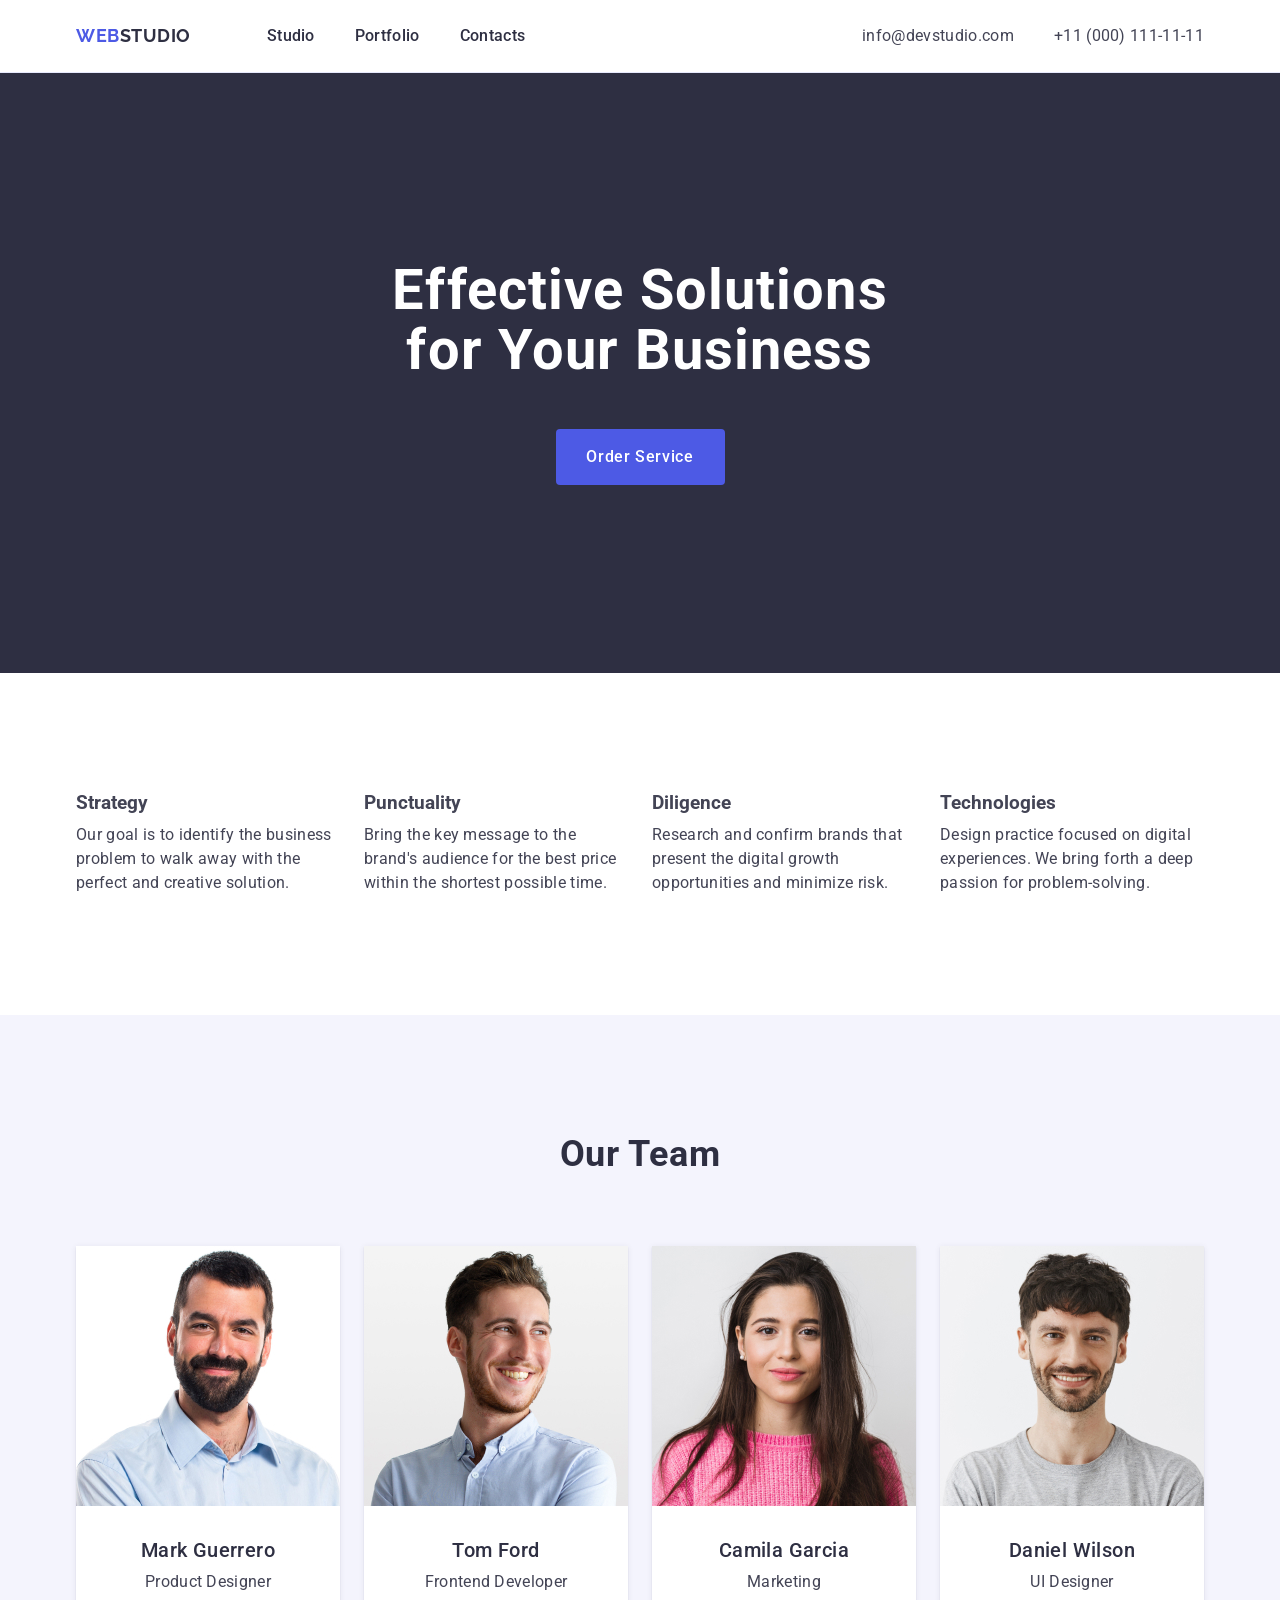
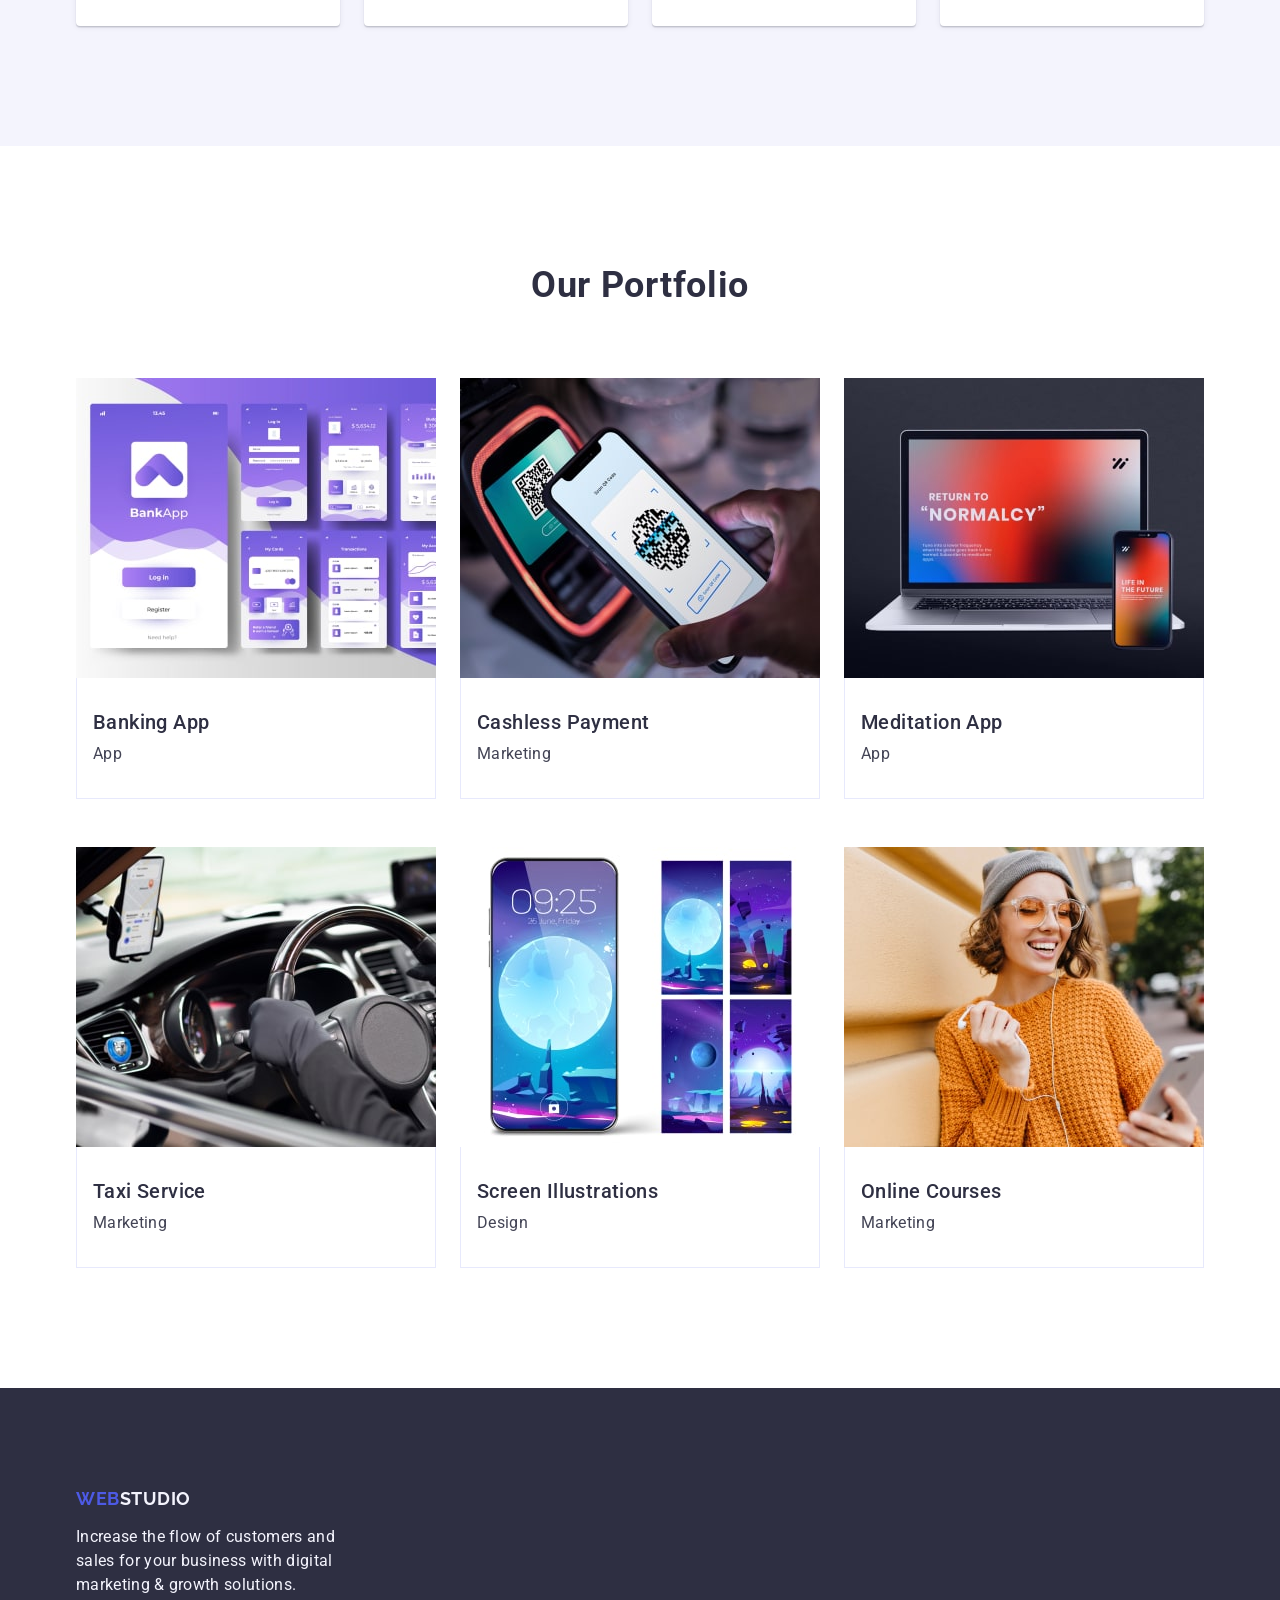
<file: index.html>
<!DOCTYPE html>
<html lang="en">
  <head>
    <meta charset="UTF-8" />
    <meta name="viewport" content="width=device-width, initial-scale=1.0" />
    <title>Document</title>
    <link rel="preconnect" href="https://fonts.googleapis.com" />
    <link rel="preconnect" href="https://fonts.gstatic.com" crossorigin />
    <link
      href="https://fonts.googleapis.com/css2?family=Raleway:wght@700&family=Roboto:wght@400;500;700&display=swap"
      rel="stylesheet"
    />
    <link
      rel="stylesheet"
      href="https://cdn.jsdelivr.net/npm/modern-normalize@2.0.0/modern-normalize.min.css"
    />
    <link rel="stylesheet" href="./css/styles.css" />
  </head>
  <body>
    <header class="header">
      <div class="container header-container">

  <!-- Header -->
        <nav class="nav">
          <a class="logo-web header-logo" href="./index.html"
            >Web<span class="logo-studio">Studio</span></a
          >

          <ul class="menu-list">
            <li class="menu-item">
              <a class="menu-link" href="./index.html">Studio</a>
            </li>
            <li class="menu-item">
              <a class="menu-link" href="">Portfolio</a>
            </li>
            <li class="menu-item">
              <a class="menu-link" href="">Contacts</a>
            </li>
          </ul>
        </nav>
        <address class="address">
          <ul class="contacts-list">
            <li class="contacts-item">
              <a class="contacts-info" href="mailto:info@devstudio.com"
                >info@devstudio.com</a
              >
            </li>
            <li class="contacts-item">
              <a class="contacts-info" href="tel:+110001111111"
                >+11 (000) 111-11-11</a
              >
            </li>
          </ul>
        </address>
      </div>
    </header>

<!-- HERO -->

    <main class="main">
    
      <section class="hero">
        <div class="container">
          <h1 class="hero-title">Effective Solutions for Your Business</h1>
          <button class="button" type="button">Order Service</button>
        </div>
      </section>
    
<!-- Section-one -->

      <section class="section-one">
        <div class="container section-one-container">
          <h2 class="visually-hidden">Team's values</h2>
          <ul class="section-one-list">
            <li class="section-one-item">
              <h3 class="section-one-text">Strategy</h3>
              <p class="section-text">
                Our goal is to identify the business problem to walk away with
                the perfect and creative solution.
              </p>
            </li>
            <li class="section-one-item">
              <h3 class="section-one-text">Punctuality</h3>
              <p class="section-text">
                Bring the key message to the brand's audience for the best price
                within the shortest possible time.
              </p>
            </li>
            <li class="section-one-item">
              <h3 class="section-one-text">Diligence</h3>
              <p class="section-text">
                Research and confirm brands that present the digital growth
                opportunities and minimize risk.
              </p>
            </li>
            <li class="section-one-item">
              <h3 class="section-one-text">Technologies</h3>
              <p class="section-text">
                Design practice focused on digital experiences. We bring forth a
                deep passion for problem-solving.
              </p>
            </li>
          </ul>
        </div>
      </section>

      <!-- Section-two -->

      <section class="section-two">
        <div class="container">
          <h2 class="section-two-team">Our Team</h2>
          <ul class="section-two-list">
            <li class="section-two-item">
              <img
                src="./images/mark.jpg"
                alt="Product Designer Photo"
                width="264"
                height="260"
              />
              <div class="section-two-container">
                <h3 class="section-two-text">Mark Guerrero</h3>
                <p class="section-two-photo">Product Designer</p>
              </div>
            </li>
            <li class="section-two-item">
              <img
                src="./images/tom.jpg"
                alt="Frontend Developer Photo"
                width="264"
                height="260"
              />
              <div class="section-two-container">
                <h3 class="section-two-text">Tom Ford</h3>
                <p class="section-two-photo">Frontend Developer</p>
              </div>
            </li>
            <li class="section-two-item">
              <img
                src="./images/camila.jpg"
                alt="Marketing Photo"
                width="264"
                height="260"
              />
              <div class="section-two-container">
                <h3 class="section-two-text">Camila Garcia</h3>
                <p class="section-two-photo">Marketing</p>
              </div>
            </li>
            <li class="section-two-item">
              <img
                src="./images/daniel.jpg"
                alt="UI Designer Photo"
                width="264"
                height="260"
              />
              <div class="section-two-container">
                <h3 class="section-two-text">Daniel Wilson</h3>
                <p class="section-two-photo">UI Designer</p>
              </div>
            </li>
          </ul>
        </div>
      </section>
    
      <!-- Section-three -->


      <section class="section-three">
        <div class="container">
          <h2 class="section-three-title">Our Portfolio</h2>
          <ul class="section-three-list">
            <li class="section-three-item">
              <img
                src="./images/bankingapp.jpg"
                alt="Banking App Photo"
                width="360"
                height="300"
              />
              <div class="section-three-container">
                <h3 class="section-three-text">Banking App</h3>
                <p class="section-three-photo">App</p>
              </div>
            </li>
            <li class="section-three-item">
              <img
                src="./images/cashlesspayment.jpg"
                alt="Cashless Payment Photo"
                width="360"
                height="300"
              />
              <div class="section-three-container">
                <h3 class="section-three-text">Cashless Payment</h3>
                <p class="section-three-photo">Marketing</p>
              </div>
            </li>
            <li class="section-three-item">
              <img
                src="./images/meditationapp.jpg"
                alt="Meditation App Photo"
                width="360"
                height="300"
              />
              <div class="section-three-container">
                <h3 class="section-three-text">Meditation App</h3>
                <p class="section-three-photo">App</p>
              </div>
            </li>
            <li class="section-three-item">
              <img
                src="./images/taxiservice.jpg"
                alt="Taxi Service Photo"
                width="360"
                height="300"
              />
              <div class="section-three-container">
                <h3 class="section-three-text">Taxi Service</h3>
                <p class="section-three-photo">Marketing</p>
              </div>
            </li>
            <li class="section-three-item">
              <img
                src="./images/screeniiiustrations.jpg"
                alt="Screen Illustration Photo"
                width="360"
                height="300"
              />
              <div class="section-three-container">
                <h3 class="section-three-text">Screen Illustrations</h3>
                <p class="section-three-photo">Design</p>
              </div>
            </li>
            <li class="section-three-item">
              <img
                src="./images/onlinecourses.jpg"
                alt="Online Courses Photo"
                width="360"
                height="300"
              />
              <div class="section-three-container">
                <h3 class="section-three-text">Online Courses</h3>
                <p class="section-three-photo">Marketing</p>
              </div>
            </li>
          </ul>
        </div>
      </section>
    </main>
 
    
<!-- Footer -->

    <footer class="footer">
      <div class="container">
        <a class="logo-web footer-logo" href="./index.html"
          >Web<span class="logo-studio">Studio</span></a
        >
        <p class="footer-text">
          Increase the flow of customers and sales for your business with
          digital marketing & growth solutions.
        </p>
      </div>
    </footer>
  </body>
</html>
</file>
<file: css/styles.css>
body {
  font-family: "Roboto", sans-serif;
  background: #fff;
  color: #434455;
}

ul {
  list-style-type: none;
}

a {
  text-decoration: none;
}

h1,
h2,
h3,
h4,
h5,
h6,
p {
  margin: 0;
}

ul,
ol {
  margin: 0;
  padding: 0;
}

.container {
  max-width: 1158px;
  padding: 0 15px;
  margin: 0 auto;
}

/* <!-- Header --> */


.header {
  border-bottom: 1px solid #e7e9fc;
}

.header-container {
  display: flex;
  align-items: center;
}

.nav {
  display: flex;
  align-items: center;
}

.menu-list {
  display: flex;
  gap: 40px;
  align-items: center;
}



.logo-web {
  font-family: "Raleway", sans-serif;
  font-weight: 700;
  font-size: 18px;
  line-height: 1.17;
  letter-spacing: 0.03em;
  text-transform: uppercase;
  color: #4d5ae5;
}

.header-logo {
  padding: 24px 0;
  margin-right: 76px;
}

.header-logo .logo-studio {
  color: #2e2f42;
}

.footer-logo .logo-studio {
  color: #f4f4fd;
}


.menu-link {
  display: block;
  padding: 24px 0;
  font-weight: 500;
  font-size: 16px;
  line-height: 1.5;
  letter-spacing: 0.02em;
  color: #2e2f42;
}

.menu-link:hover,
.menu-link:focus {
  color: #404bbf;
}

.address {
  font-style: normal;
  margin-left: auto;
}

.contacts-list {
  display: flex;
  align-items: center;
  gap: 40px;
}
.contacts-info {
  display: block;
  font-weight: 400;
  padding: 24px 0;
  font-size: 16px;
  line-height: 1.5;
  letter-spacing: 0.02em;
  color: #434455;
 
}

.contacts-info:hover,
.contacts-info:focus {
  color: #404bbf;
}

/* <!-- HERO --> */

.hero {
  background: #2e2f42;
  height: 600px;
  display: flex;
  align-items: center;
  padding: 188px 0 188px;
 
}

.hero-title {
  font-weight: 700;
  font-size: 56px;
  line-height: 1.07;
  letter-spacing: 0.02em;
  color: #fff;
  max-width: 496px;
  margin-left: auto;
  margin-right: auto;
  text-align: center;
}

.button {
  font-family: Roboto, sans-serif;
  font-weight: 500;
  line-height: 1.5;
  letter-spacing: 0.04em;
  color: #ffffff;
  cursor: pointer;
  background: #4d5ae5;
  border-radius: 4px;
  min-width: 169px;
  height: 56px;
  margin: 48px auto 0 auto;
  display: block;
  border: none;
}

.button:hover,
.button:focus {
background-color: #404bbf;
}

/* <!-- Section-one --> */

.visually-hidden {
  position: absolute;
  width: 1px;
  height: 1px;
  margin: -1px;
  border: 0;
  padding: 0;
  white-space: nowrap;
  clip-path: inset(100%);
  clip: rect(0 0 0 0);
  overflow: hidden;
}

.section-one {
  padding: 120px 0 120px;
}

.section-one-list {
  display: flex;
  gap: 24px;
  
}

.section-one-text {
  margin-bottom: 8px;
}

.section-text {
  font-weight: 400;
  font-size: 16px;
  line-height: 1.5;
  letter-spacing: 0.02em;
  background-color: #ffffff;
  color: #434455;
  padding-bottom: 0;
  padding-right: 0;
  margin-right: auto;
  margin-left: auto;
}

.section-one-item {

  width: calc((100% - 72px) / 4);
}

img {
  display: block;
}

/*  <!-- Section-two --> */

.section-two-list {
  display: flex;
  gap: 24px;
}

.section-two-container {
  text-align: center;
  padding-top: 32px;
  padding-bottom: 32px;

}

.section-two-text {
  font-weight: 500;
  font-size: 20px;
  line-height: 1.2;
  letter-spacing: 0.02em;
  text-transform: capitalize;
  color: #2e2f42;
  margin-bottom: 8px;
  
  
}

.section-two-photo {
  font-weight: 400;
  font-size: 16px;
  line-height: 1.5;
  letter-spacing: 0.02em;
  background-color: #ffffff;
  color: #434455;
}

.section-two {
  background-color: #f4f4fd;
  padding: 120px 0 120px;
}

.section-two-item {
  background-color: #ffffff;
  border-radius: 0 0 4px 4px;
  box-shadow: 0 2px 1px 0 rgba(46, 47, 66, 0.08),
    0 1px 1px 0 rgba(46, 47, 66, 0.16), 0 1px 6px 0 rgba(46, 47, 66, 0.08);
}

.section-two-team {
  font-weight: 700;
  font-size: 36px;
  line-height: 1.11;
  letter-spacing: 0.02em;
  text-align: center;
  text-transform: capitalize;
  color: #2e2f42;
  margin-bottom: 72px;
}

.section-two-item {
  width: calc((100% - 72px) / 4);
}

/*   <!-- Section-three --> */

.section-three {
  padding: 120px 0 120px 0;
}

.section-three-list {
  display: flex;
  flex-wrap: wrap;
  column-gap: 24px;
  row-gap: 48px;

}

.section-three-container {
  border-bottom: 1px solid #e7e9fc;
  border-left: 1px solid #e7e9fc;
  border-right: 1px solid #e7e9fc;
  padding: 32px 16px;
}
    
.section-three-title {
  font-weight: 700;
  font-size: 36px;
  line-height: 1.11;
  letter-spacing: 0.02em;
  text-align: center;
  text-transform: capitalize;
  color: #2e2f42;
  margin-bottom: 72px;
}

.section-three-item {
  width: calc((100% - 48px) / 3);
}

.section-three-text {
  display: block;
  font-weight: 500;
  font-size: 20px;
  line-height: 1.2;
  letter-spacing: 0.02em;
  color: #2e2f42;
  margin-bottom: 8px;
}

.section-three-photo {
  display: block;
  margin: 0;
  font-weight: 400;
  font-size: 16px;
  line-height: 1.5;
  letter-spacing: 0.02em;
  color: #434455;
}

/* Footer */

.footer-logo {
  margin-bottom: 16px;
  display: inline-block;
}

.footer-text {
  color: #f4f4fd;
  line-height: 1.5;
  letter-spacing: 0.02em;
  padding-bottom: 100px;
  max-width: 264px;
  padding: 0;
  margin: 0;
}


.footer {
  background-color: #2e2f42;
  padding-top: 100px;
  padding-bottom: 100px;
  margin: 0 auto;
}
</file>
